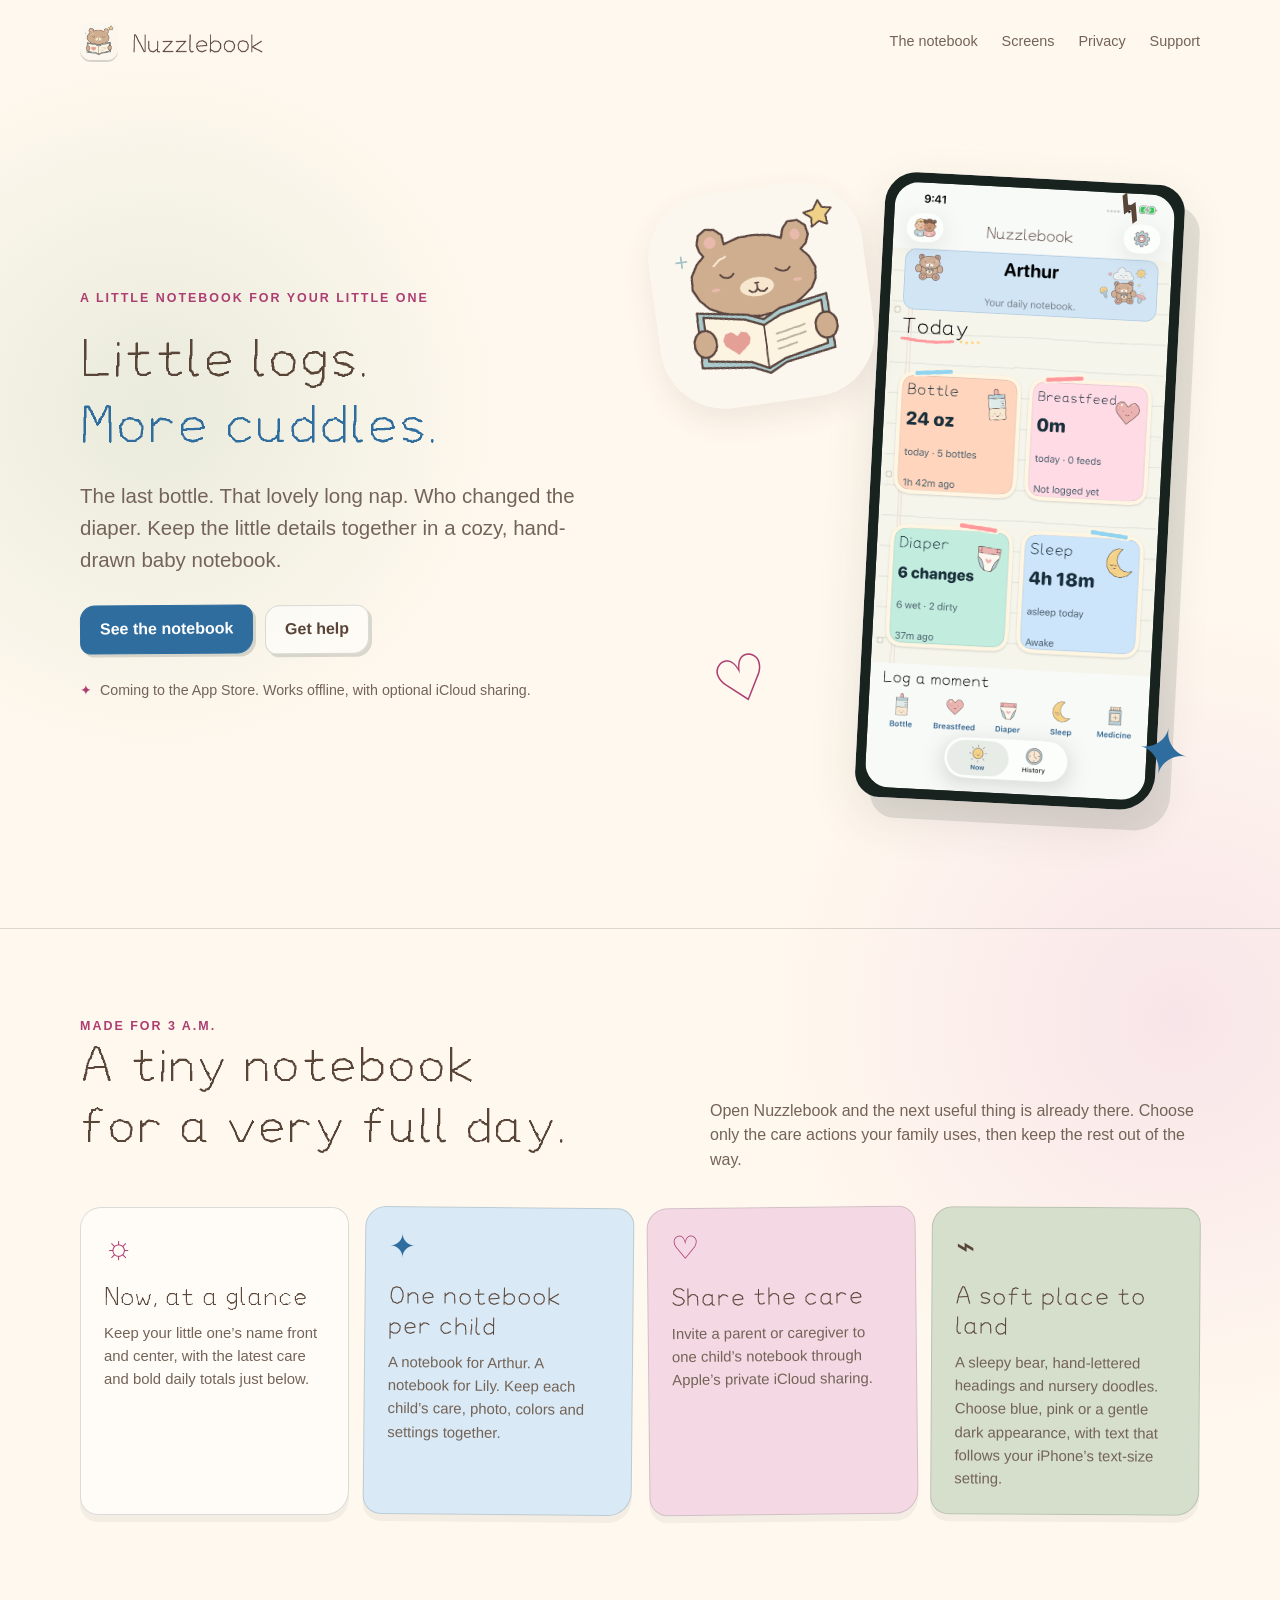
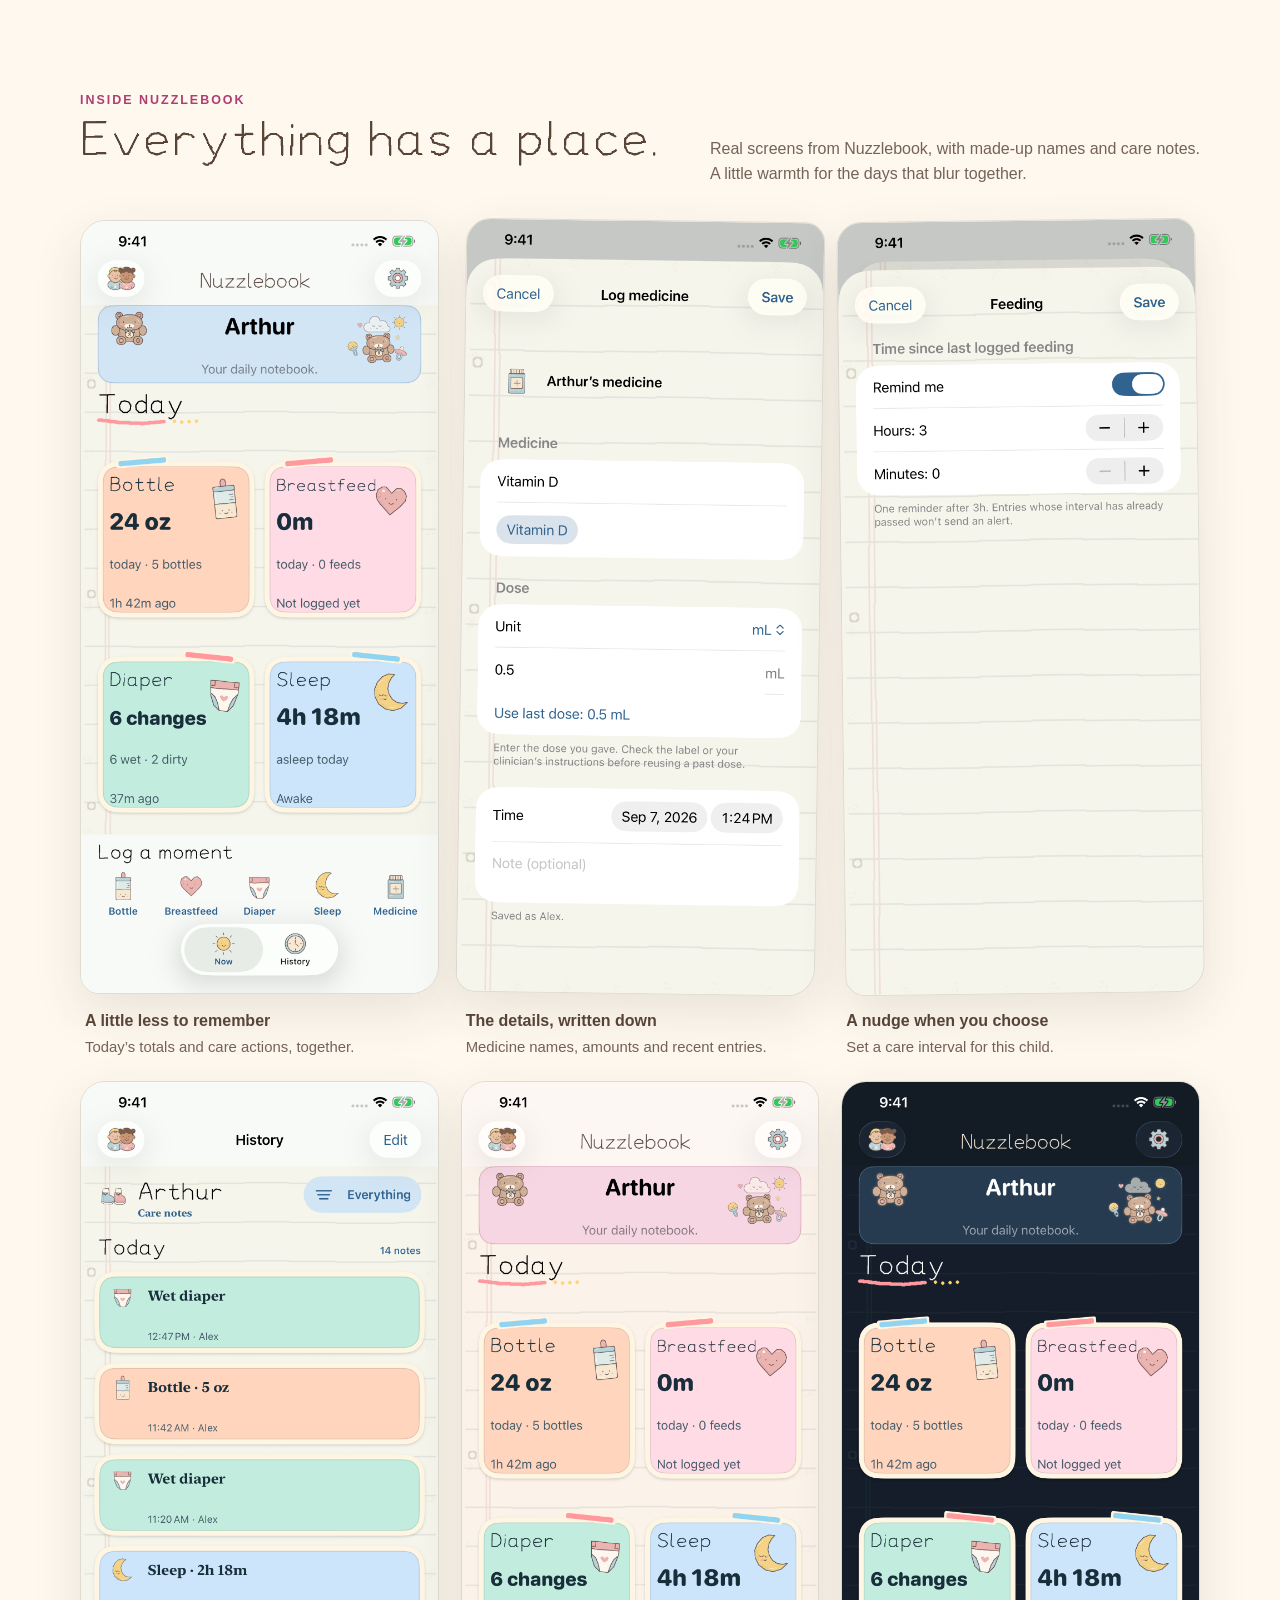
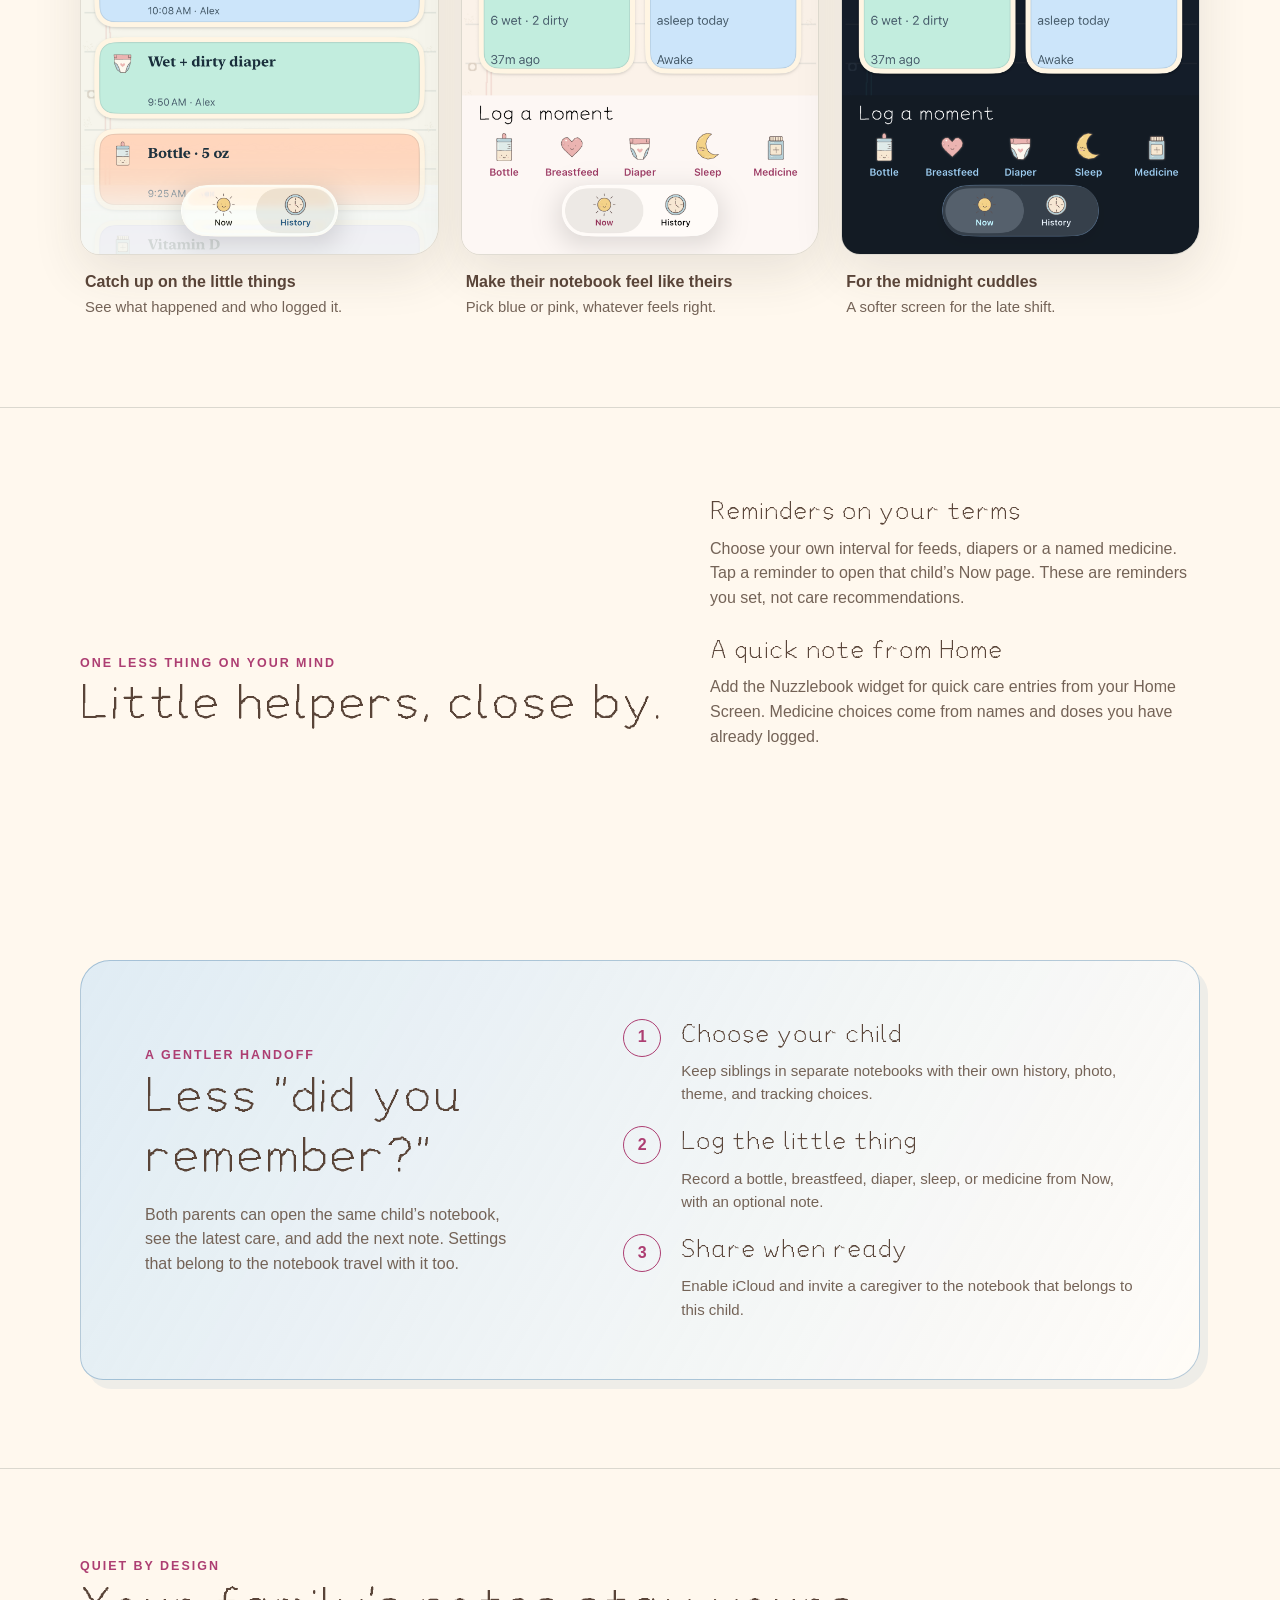
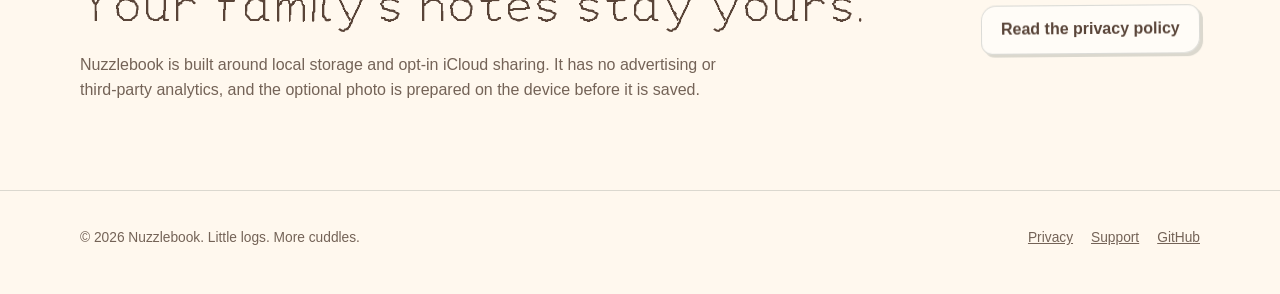
<file: site/index.html>
<!doctype html>
<html lang="en">
<head>
  <meta charset="utf-8">
  <meta name="viewport" content="width=device-width, initial-scale=1">
  <meta name="theme-color" content="#fff8ee">
  <meta name="description" content="A cozy, hand-drawn baby tracker for feeds, sleep, diapers, medicine and shared care. Little logs. More cuddles.">
  <meta property="og:title" content="Nuzzlebook — little logs, more cuddles">
  <meta property="og:description" content="A little notebook for your little one. Log care, choose reminders and share the day with the people who help.">
  <meta property="og:type" content="website">
  <meta property="og:image" content="https://xwhiptail.github.io/babybrief-site/assets/app-icon.png">
  <link rel="canonical" href="https://xwhiptail.github.io/babybrief-site/">
  <meta name="twitter:card" content="summary">
  <title>Nuzzlebook — little logs, more cuddles</title>
  <link rel="icon" href="assets/app-icon.png?v=fe44224a40" type="image/png">
  <link rel="stylesheet" href="styles.css?v=25c2ee9012">
</head>
<body>
  <header class="site-header wrap">
    <a class="brand" href="./" aria-label="Nuzzlebook home">
      <img src="assets/app-icon.png?v=fe44224a40" alt="">
      <img class="brand-wordmark" src="assets/nuzzlebook-wordmark.png?v=e72439613a" alt="Nuzzlebook">
    </a>
    <nav aria-label="Site navigation">
      <a href="#notebook">The notebook</a>
      <a href="#screens">Screens</a>
      <a href="privacy.html">Privacy</a>
      <a href="support.html">Support</a>
    </nav>
  </header>

  <main>
    <section class="hero wrap">
      <div>
        <div class="eyebrow">A little notebook for your little one</div>
        <h1>Little logs.<br><span>More cuddles.</span></h1>
        <p class="lede">The last bottle. That lovely long nap. Who changed the diaper. Keep the little details together in a cozy, hand-drawn baby notebook.</p>
        <div class="actions">
          <a class="button" href="#notebook">See the notebook</a>
          <a class="button secondary" href="support.html">Get help</a>
        </div>
        <div class="hero-note">Coming to the App Store. Works offline, with optional iCloud sharing.</div>
      </div>
      <div class="hero-art" aria-hidden="true">
        <img class="cuddle-bear" src="assets/app-icon.png?v=fe44224a40" alt="">
        <div class="doodle heart">♡</div>
        <div class="doodle star">✦</div>
        <div class="doodle line">⌁</div>
        <div class="hero-phone"><img src="assets/now-light.png?v=51f10077e5" alt=""></div>
      </div>
    </section>

    <section id="notebook" class="section kickered">
      <div class="wrap">
        <div class="section-intro">
          <div>
            <div class="eyebrow">Made for 3 a.m.</div>
            <h2>A tiny notebook<br>for a very full day.</h2>
          </div>
          <p>Open Nuzzlebook and the next useful thing is already there. Choose only the care actions your family uses, then keep the rest out of the way.</p>
        </div>
        <div class="feature-grid">
          <article class="feature">
            <span class="feature-mark" aria-hidden="true">☼</span>
            <h3>Now, at a glance</h3>
            <p>Keep your little one’s name front and center, with the latest care and bold daily totals just below.</p>
          </article>
          <article class="feature">
            <span class="feature-mark" aria-hidden="true">✦</span>
            <h3>One notebook per child</h3>
            <p>A notebook for Arthur. A notebook for Lily. Keep each child’s care, photo, colors and settings together.</p>
          </article>
          <article class="feature">
            <span class="feature-mark" aria-hidden="true">♡</span>
            <h3>Share the care</h3>
            <p>Invite a parent or caregiver to one child’s notebook through Apple’s private iCloud sharing.</p>
          </article>
          <article class="feature">
            <span class="feature-mark" aria-hidden="true">⌁</span>
            <h3>A soft place to land</h3>
            <p>A sleepy bear, hand-lettered headings and nursery doodles. Choose blue, pink or a gentle dark appearance, with text that follows your iPhone’s text-size setting.</p>
          </article>
        </div>
      </div>
    </section>

    <section id="screens" class="section">
      <div class="wrap">
        <div class="section-intro">
          <div>
            <div class="eyebrow">Inside Nuzzlebook</div>
            <h2>Everything has a place.</h2>
          </div>
          <p>Real screens from Nuzzlebook, with made-up names and care notes. A little warmth for the days that blur together.</p>
        </div>
        <div class="screens">
          <figure class="screen-card">
            <img src="assets/now-light.png?v=51f10077e5" alt="Nuzzlebook Now screen with Arthur’s centered name, care actions and daily totals" width="1284" height="2778" loading="lazy">
            <figcaption><strong>A little less to remember</strong>Today’s totals and care actions, together.</figcaption>
          </figure>
          <figure class="screen-card">
            <img src="assets/medicine.png?v=c25ae0baf4" alt="Nuzzlebook medicine form with a recent medicine name and a dose explicitly chosen by the user" width="1284" height="2778" loading="lazy">
            <figcaption><strong>The details, written down</strong>Medicine names, amounts and recent entries.</figcaption>
          </figure>
          <figure class="screen-card">
            <img src="assets/reminders.png?v=496fe423f9" alt="Nuzzlebook feeding reminder editor set to an example three-hour interval" width="1284" height="2778" loading="lazy">
            <figcaption><strong>A nudge when you choose</strong>Set a care interval for this child.</figcaption>
          </figure>
          <figure class="screen-card">
            <img src="assets/history.png?v=405455d9fb" alt="Arthur’s care history in Nuzzlebook" width="1284" height="2778" loading="lazy">
            <figcaption><strong>Catch up on the little things</strong>See what happened and who logged it.</figcaption>
          </figure>
          <figure class="screen-card">
            <img src="assets/now-pink.png?v=d06da15837" alt="Nuzzlebook pink notebook with a centered child heading" width="1284" height="2778" loading="lazy">
            <figcaption><strong>Make their notebook feel like theirs</strong>Pick blue or pink, whatever feels right.</figcaption>
          </figure>
          <figure class="screen-card">
            <img src="assets/now-dark.png?v=885a15ee50" alt="Nuzzlebook Now screen in dark appearance" width="1284" height="2778" loading="lazy">
            <figcaption><strong>For the midnight cuddles</strong>A softer screen for the late shift.</figcaption>
          </figure>
        </div>
      </div>
    </section>

    <section class="section kickered">
      <div class="wrap section-intro">
        <div><div class="eyebrow">One less thing on your mind</div><h2>Little helpers, close by.</h2></div>
        <div class="helpers">
          <h3>Reminders on your terms</h3><p>Choose your own interval for feeds, diapers or a named medicine. Tap a reminder to open that child’s Now page. These are reminders you set, not care recommendations.</p>
          <h3>A quick note from Home</h3><p>Add the Nuzzlebook widget for quick care entries from your Home Screen. Medicine choices come from names and doses you have already logged.</p>
        </div>
      </div>
    </section>

    <section class="section wrap">
      <div class="story">
        <div>
          <div class="eyebrow">A gentler handoff</div>
          <h2>Less “did you remember?”</h2>
          <p>Both parents can open the same child’s notebook, see the latest care, and add the next note. Settings that belong to the notebook travel with it too.</p>
        </div>
        <div class="steps">
          <div class="step"><span class="step-number">1</span><div><h3>Choose your child</h3><p>Keep siblings in separate notebooks with their own history, photo, theme, and tracking choices.</p></div></div>
          <div class="step"><span class="step-number">2</span><div><h3>Log the little thing</h3><p>Record a bottle, breastfeed, diaper, sleep, or medicine from Now, with an optional note.</p></div></div>
          <div class="step"><span class="step-number">3</span><div><h3>Share when ready</h3><p>Enable iCloud and invite a caregiver to the notebook that belongs to this child.</p></div></div>
        </div>
      </div>
    </section>

    <section class="section kickered">
      <div class="wrap privacy-callout">
        <div>
          <div class="eyebrow">Quiet by design</div>
          <h2>Your family’s notes stay yours.</h2>
          <p>Nuzzlebook is built around local storage and opt-in iCloud sharing. It has no advertising or third-party analytics, and the optional photo is prepared on the device before it is saved.</p>
        </div>
        <a class="button secondary" href="privacy.html">Read the privacy policy</a>
      </div>
    </section>
  </main>

  <footer class="site-footer">
    <div class="wrap footer-row">
      <p>© 2026 Nuzzlebook. Little logs. More cuddles.</p>
      <div class="footer-links"><a href="privacy.html">Privacy</a><a href="support.html">Support</a><a href="https://github.com/xwhiptail/babybrief-site">GitHub</a></div>
    </div>
  </footer>
</body>
</html>
</file>
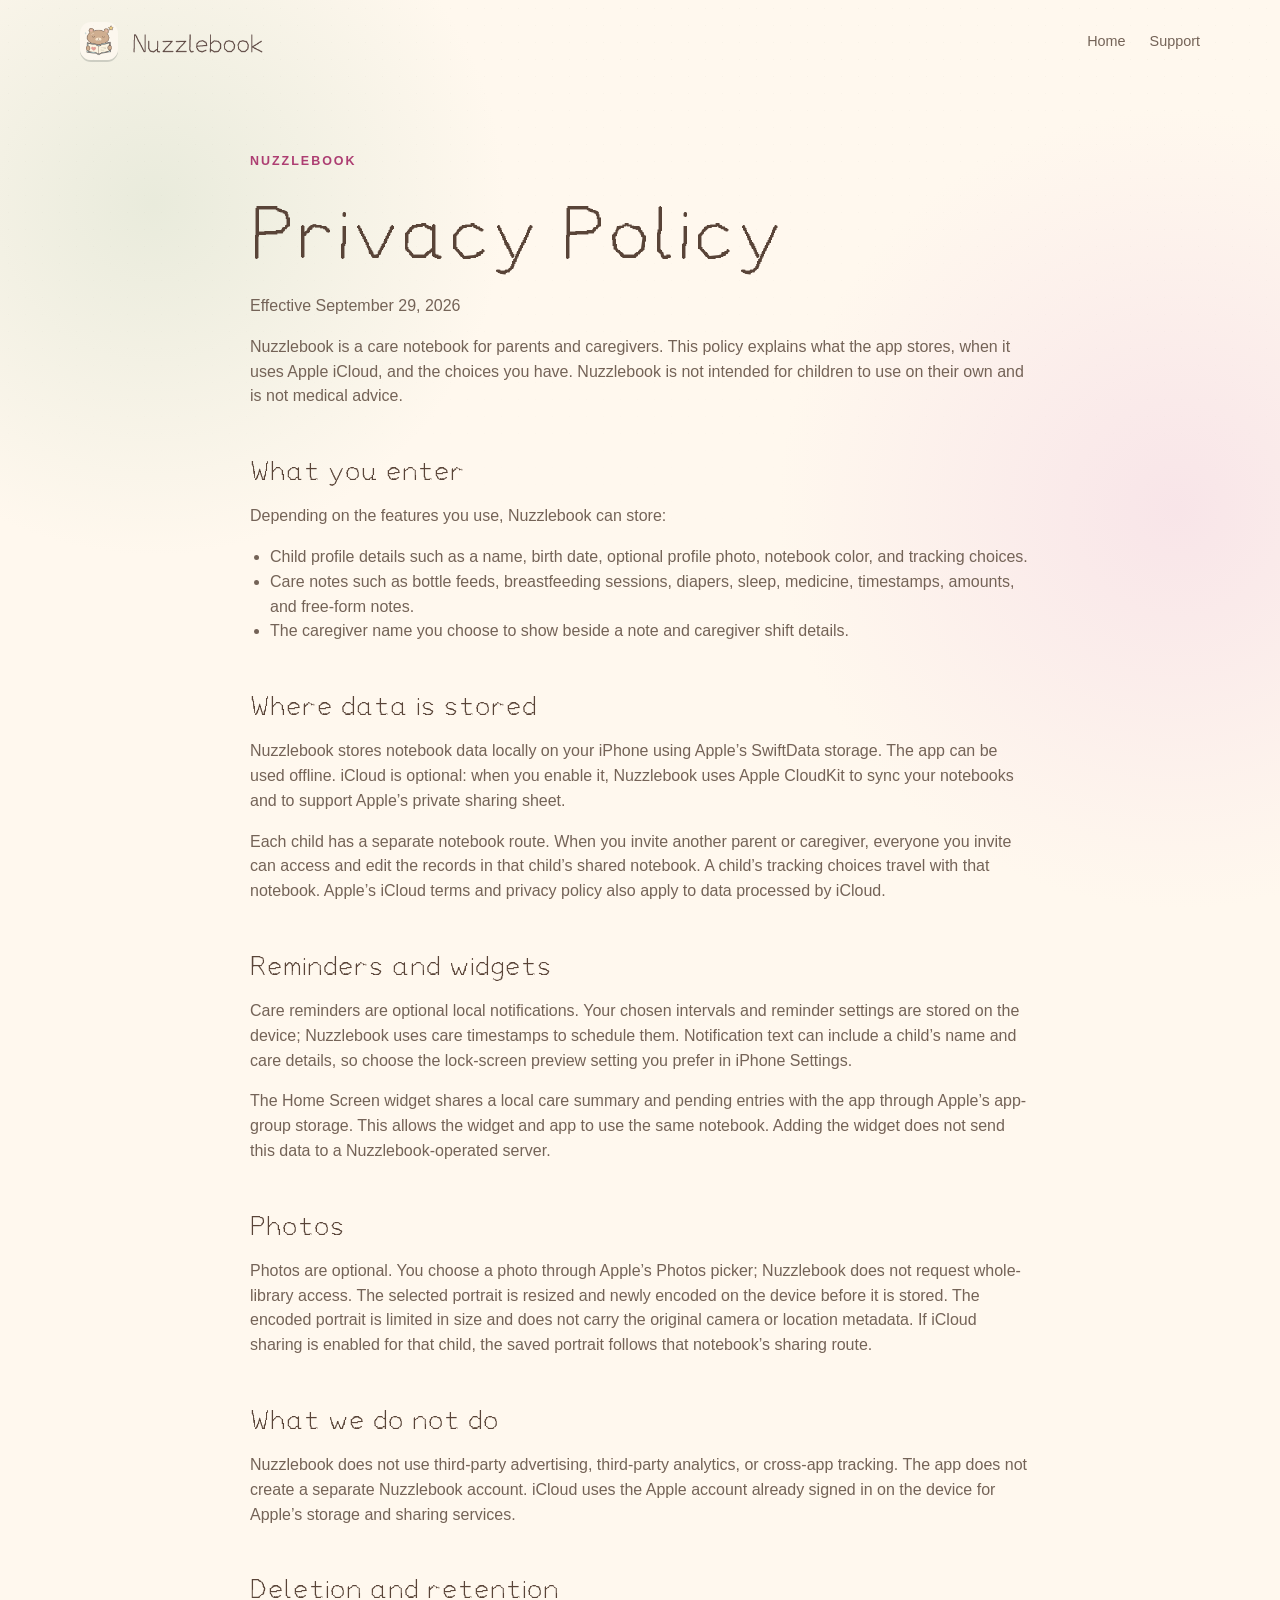
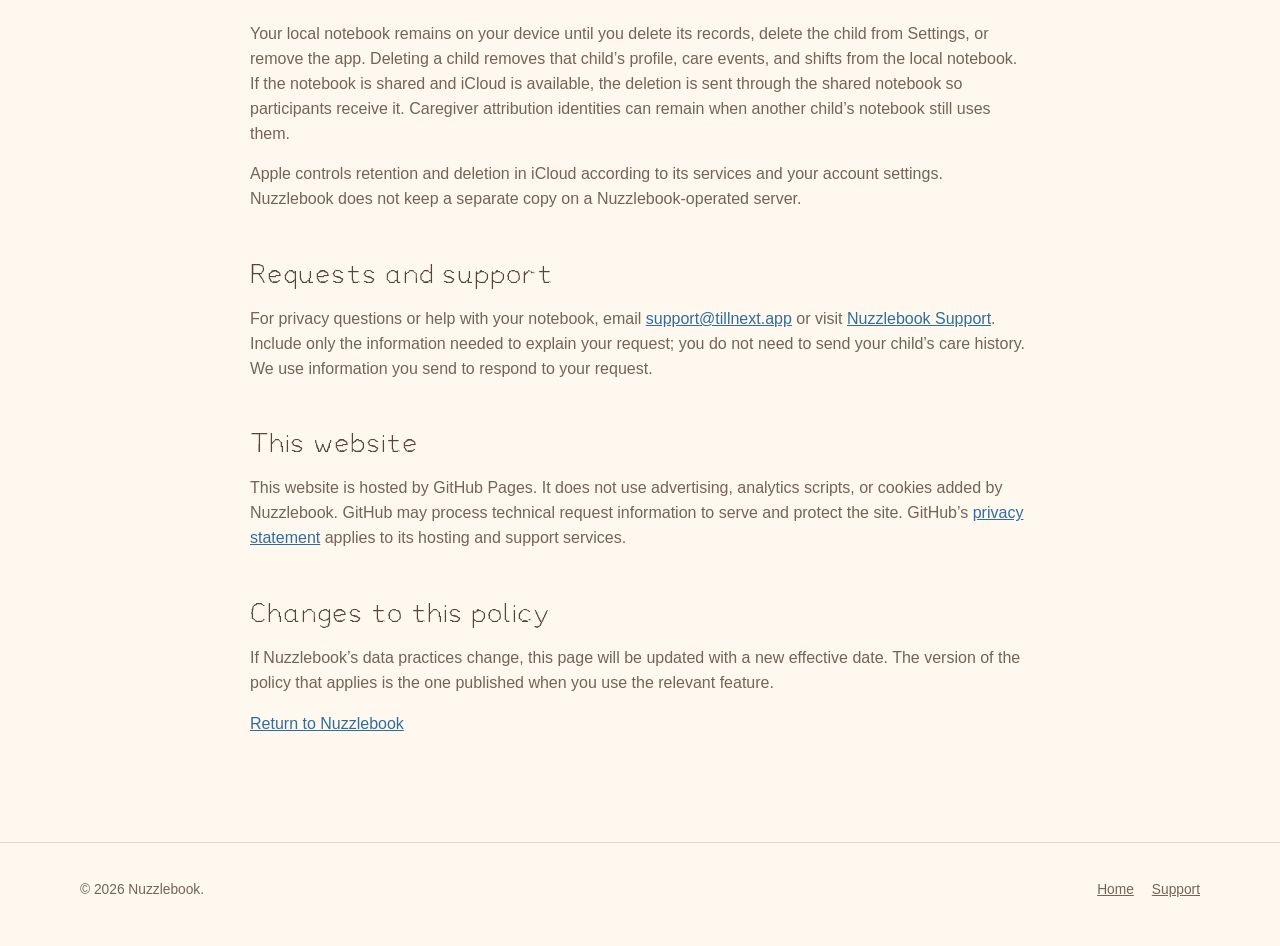
<file: site/privacy.html>
<!doctype html>
<html lang="en">
<head>
  <meta charset="utf-8">
  <meta name="viewport" content="width=device-width, initial-scale=1">
  <meta name="description" content="Nuzzlebook privacy policy. Learn what the app stores locally and what is shared with iCloud when you choose to invite caregivers.">
  <title>Privacy Policy — Nuzzlebook</title>
  <link rel="icon" href="assets/app-icon.png?v=fe44224a40" type="image/png">
  <link rel="stylesheet" href="styles.css?v=25c2ee9012">
</head>
<body>
  <header class="site-header wrap">
    <a class="brand" href="./" aria-label="Nuzzlebook home"><img src="assets/app-icon.png?v=fe44224a40" alt=""><img class="brand-wordmark" src="assets/nuzzlebook-wordmark.png?v=e72439613a" alt="Nuzzlebook"></a>
    <nav aria-label="Site navigation"><a href="./">Home</a><a href="support.html">Support</a></nav>
  </header>
  <main class="policy wrap">
    <div class="eyebrow">Nuzzlebook</div>
    <h1>Privacy Policy</h1>
    <p class="updated">Effective September 29, 2026</p>

    <p>Nuzzlebook is a care notebook for parents and caregivers. This policy explains what the app stores, when it uses Apple iCloud, and the choices you have. Nuzzlebook is not intended for children to use on their own and is not medical advice.</p>

    <h2>What you enter</h2>
    <p>Depending on the features you use, Nuzzlebook can store:</p>
    <ul>
      <li>Child profile details such as a name, birth date, optional profile photo, notebook color, and tracking choices.</li>
      <li>Care notes such as bottle feeds, breastfeeding sessions, diapers, sleep, medicine, timestamps, amounts, and free-form notes.</li>
      <li>The caregiver name you choose to show beside a note and caregiver shift details.</li>
    </ul>

    <h2>Where data is stored</h2>
    <p>Nuzzlebook stores notebook data locally on your iPhone using Apple’s SwiftData storage. The app can be used offline. iCloud is optional: when you enable it, Nuzzlebook uses Apple CloudKit to sync your notebooks and to support Apple’s private sharing sheet.</p>
    <p>Each child has a separate notebook route. When you invite another parent or caregiver, everyone you invite can access and edit the records in that child’s shared notebook. A child’s tracking choices travel with that notebook. Apple’s iCloud terms and privacy policy also apply to data processed by iCloud.</p>

    <h2>Reminders and widgets</h2>
    <p>Care reminders are optional local notifications. Your chosen intervals and reminder settings are stored on the device; Nuzzlebook uses care timestamps to schedule them. Notification text can include a child’s name and care details, so choose the lock-screen preview setting you prefer in iPhone Settings.</p>
    <p>The Home Screen widget shares a local care summary and pending entries with the app through Apple’s app-group storage. This allows the widget and app to use the same notebook. Adding the widget does not send this data to a Nuzzlebook-operated server.</p>
    <h2>Photos</h2>
    <p>Photos are optional. You choose a photo through Apple’s Photos picker; Nuzzlebook does not request whole-library access. The selected portrait is resized and newly encoded on the device before it is stored. The encoded portrait is limited in size and does not carry the original camera or location metadata. If iCloud sharing is enabled for that child, the saved portrait follows that notebook’s sharing route.</p>

    <h2>What we do not do</h2>
    <p>Nuzzlebook does not use third-party advertising, third-party analytics, or cross-app tracking. The app does not create a separate Nuzzlebook account. iCloud uses the Apple account already signed in on the device for Apple’s storage and sharing services.</p>

    <h2>Deletion and retention</h2>
    <p>Your local notebook remains on your device until you delete its records, delete the child from Settings, or remove the app. Deleting a child removes that child’s profile, care events, and shifts from the local notebook. If the notebook is shared and iCloud is available, the deletion is sent through the shared notebook so participants receive it. Caregiver attribution identities can remain when another child’s notebook still uses them.</p>
    <p>Apple controls retention and deletion in iCloud according to its services and your account settings. Nuzzlebook does not keep a separate copy on a Nuzzlebook-operated server.</p>

    <h2>Requests and support</h2>
    <p>For privacy questions or help with your notebook, email <a href="mailto:support@tillnext.app">support@tillnext.app</a> or visit <a href="support.html">Nuzzlebook Support</a>. Include only the information needed to explain your request; you do not need to send your child’s care history. We use information you send to respond to your request.</p>

    <h2>This website</h2>
    <p>This website is hosted by GitHub Pages. It does not use advertising, analytics scripts, or cookies added by Nuzzlebook. GitHub may process technical request information to serve and protect the site. GitHub’s <a href="https://docs.github.com/en/site-policy/privacy-policies/github-general-privacy-statement">privacy statement</a> applies to its hosting and support services.</p>

    <h2>Changes to this policy</h2>
    <p>If Nuzzlebook’s data practices change, this page will be updated with a new effective date. The version of the policy that applies is the one published when you use the relevant feature.</p>

    <p><a href="./">Return to Nuzzlebook</a></p>
  </main>
  <footer class="site-footer"><div class="wrap footer-row"><p>© 2026 Nuzzlebook.</p><div class="footer-links"><a href="./">Home</a><a href="support.html">Support</a></div></div></footer>
</body>
</html>
</file>
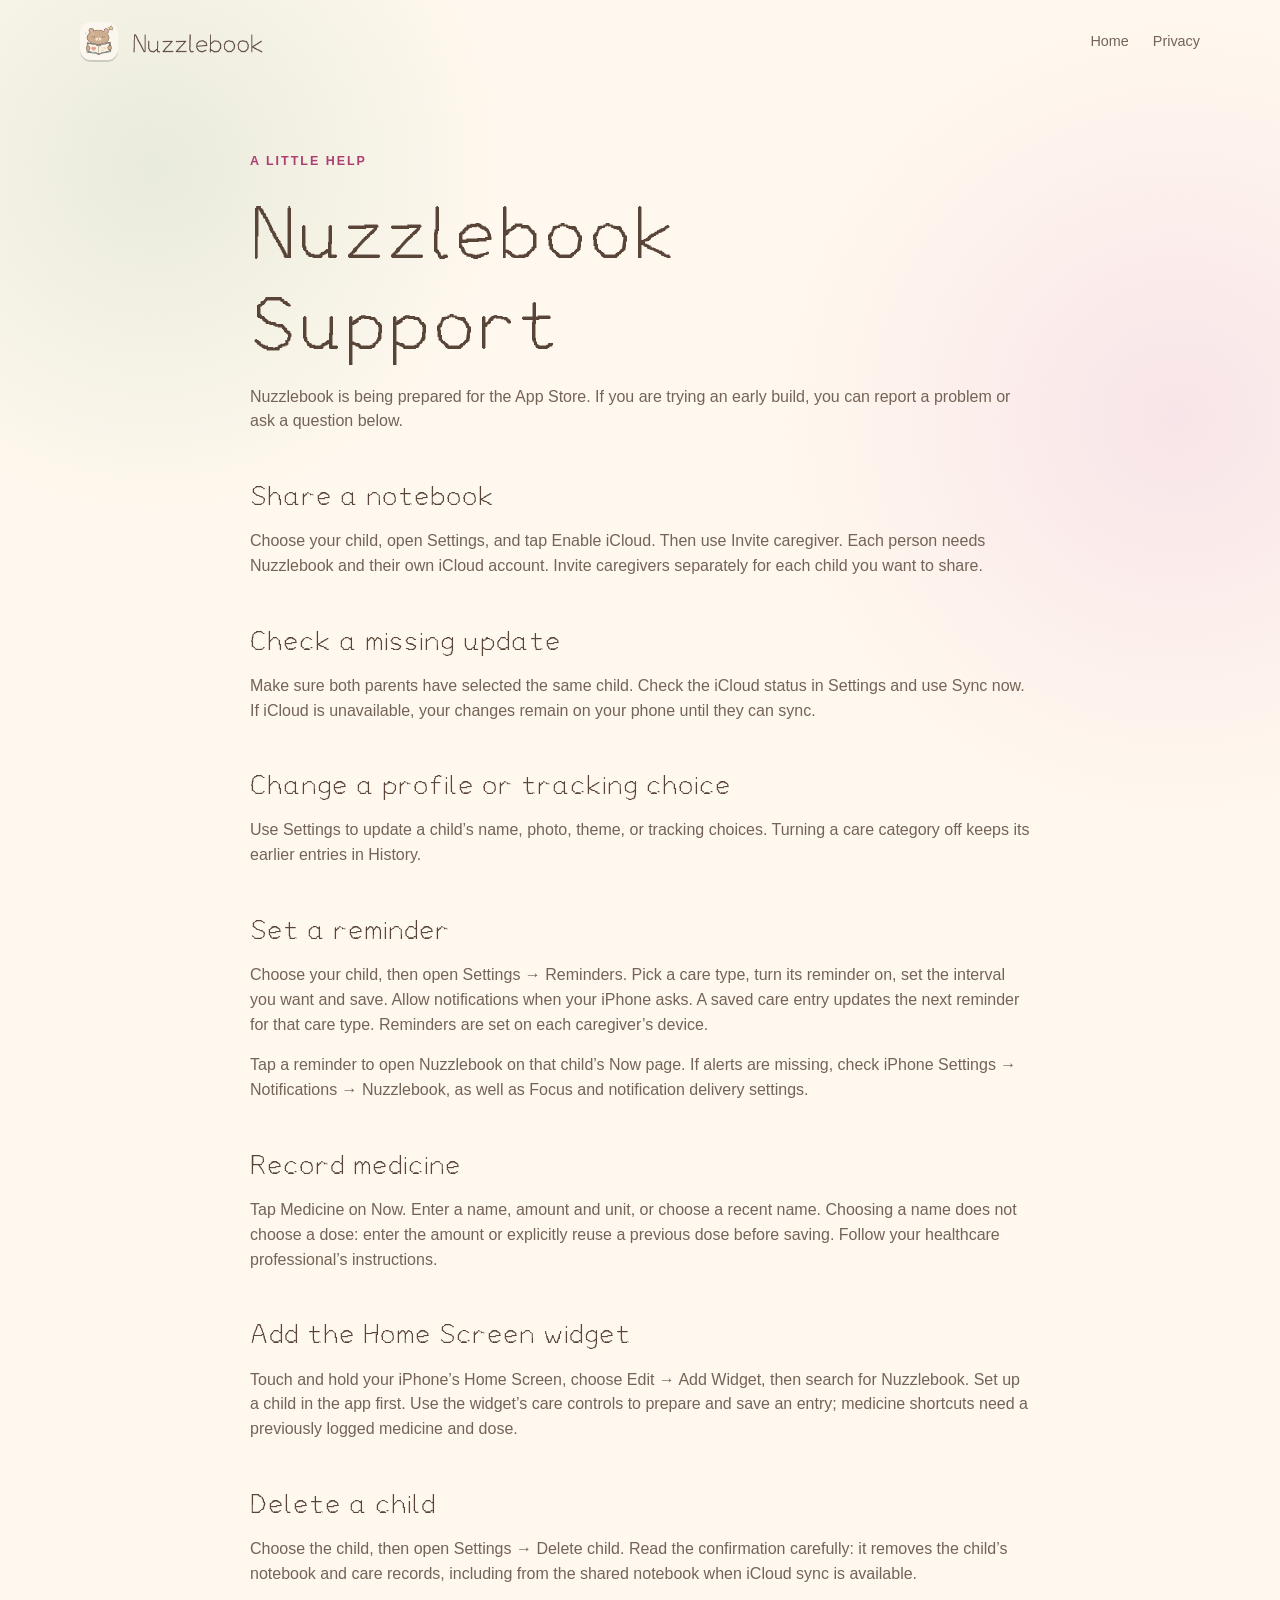
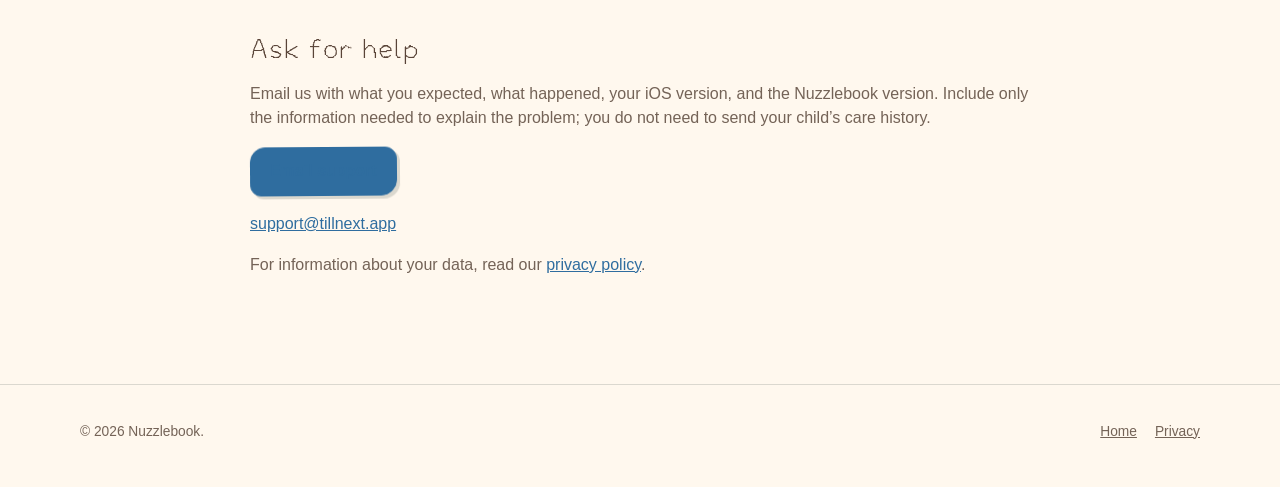
<file: site/support.html>
<!doctype html>
<html lang="en">
<head>
  <meta charset="utf-8">
  <meta name="viewport" content="width=device-width, initial-scale=1">
  <meta name="description" content="Get help with Nuzzlebook reminders, quick care entries, child notebooks and iCloud caregiver sharing.">
  <title>Support — Nuzzlebook</title>
  <link rel="icon" href="assets/app-icon.png?v=fe44224a40" type="image/png">
  <link rel="stylesheet" href="styles.css?v=25c2ee9012">
</head>
<body>
  <header class="site-header wrap">
    <a class="brand" href="./"><img src="assets/app-icon.png?v=fe44224a40" alt=""><img class="brand-wordmark" src="assets/nuzzlebook-wordmark.png?v=e72439613a" alt="Nuzzlebook"></a>
    <nav aria-label="Site navigation"><a href="./">Home</a><a href="privacy.html">Privacy</a></nav>
  </header>
  <main class="policy wrap">
    <div class="eyebrow">A little help</div>
    <h1>Nuzzlebook Support</h1>
    <p>Nuzzlebook is being prepared for the App Store. If you are trying an early build, you can report a problem or ask a question below.</p>
    <h2>Share a notebook</h2>
    <p>Choose your child, open Settings, and tap Enable iCloud. Then use Invite caregiver. Each person needs Nuzzlebook and their own iCloud account. Invite caregivers separately for each child you want to share.</p>
    <h2>Check a missing update</h2>
    <p>Make sure both parents have selected the same child. Check the iCloud status in Settings and use Sync now. If iCloud is unavailable, your changes remain on your phone until they can sync.</p>
    <h2>Change a profile or tracking choice</h2>
    <p>Use Settings to update a child’s name, photo, theme, or tracking choices. Turning a care category off keeps its earlier entries in History.</p>
    <h2>Set a reminder</h2>
    <p>Choose your child, then open Settings → Reminders. Pick a care type, turn its reminder on, set the interval you want and save. Allow notifications when your iPhone asks. A saved care entry updates the next reminder for that care type. Reminders are set on each caregiver’s device.</p>
    <p>Tap a reminder to open Nuzzlebook on that child’s Now page. If alerts are missing, check iPhone Settings → Notifications → Nuzzlebook, as well as Focus and notification delivery settings.</p>
    <h2>Record medicine</h2>
    <p>Tap Medicine on Now. Enter a name, amount and unit, or choose a recent name. Choosing a name does not choose a dose: enter the amount or explicitly reuse a previous dose before saving. Follow your healthcare professional’s instructions.</p>
    <h2>Add the Home Screen widget</h2>
    <p>Touch and hold your iPhone’s Home Screen, choose Edit → Add Widget, then search for Nuzzlebook. Set up a child in the app first. Use the widget’s care controls to prepare and save an entry; medicine shortcuts need a previously logged medicine and dose.</p>
    <h2>Delete a child</h2>
    <p>Choose the child, then open Settings → Delete child. Read the confirmation carefully: it removes the child’s notebook and care records, including from the shared notebook when iCloud sync is available.</p>
    <h2>Ask for help</h2>
    <p>Email us with what you expected, what happened, your iOS version, and the Nuzzlebook version. Include only the information needed to explain the problem; you do not need to send your child’s care history.</p>
    <p><a class="button" href="mailto:support@tillnext.app">Email support</a></p>
    <p><a href="mailto:support@tillnext.app">support@tillnext.app</a></p>
    <p>For information about your data, read our <a href="privacy.html">privacy policy</a>.</p>
  </main>
  <footer class="site-footer"><div class="wrap footer-row"><p>© 2026 Nuzzlebook.</p><div class="footer-links"><a href="./">Home</a><a href="privacy.html">Privacy</a></div></div></footer>
</body>
</html>
</file>
<file: site/styles.css>
@font-face { font-family: "Nuzzlebook Hand"; src: url("assets/NuzzlebookHand-Regular.woff2") format("woff2"); font-weight: 400; font-style: normal; font-display: swap; }

:root {
  --paper: #fff8ee;
  --paper-deep: #f4e9d9;
  --ink: #594438;
  --muted: #746357;
  --blue: #2f6d9f;
  --blue-soft: #d9e9f5;
  --pink: #ad3e72;
  --pink-soft: #f4d9e5;
  --sage: #d5dfcb;
  --line: rgba(35, 49, 45, 0.16);
  --shadow: 0 18px 50px rgba(59, 58, 49, 0.11);
  color: var(--ink);
  background: var(--paper);
  font-family: ui-rounded, "SF Pro Rounded", -apple-system, BlinkMacSystemFont, "Segoe UI", sans-serif;
  font-synthesis: none;
  text-rendering: optimizeLegibility;
}

* { box-sizing: border-box; }

html { scroll-behavior: smooth; }

body {
  margin: 0;
  min-width: 320px;
  background:
    radial-gradient(circle at 12% 8%, rgba(213, 223, 203, 0.52), transparent 22rem),
    radial-gradient(circle at 92% 20%, rgba(244, 217, 229, 0.62), transparent 25rem),
    var(--paper);
  line-height: 1.55;
}

body::before {
  content: "";
  position: fixed;
  inset: 0;
  pointer-events: none;
  opacity: 0.24;
  background-image: radial-gradient(rgba(35, 49, 45, 0.11) 0.7px, transparent 0.7px);
  background-size: 17px 17px;
  mask-image: linear-gradient(to bottom, black, transparent 70%);
}

a { color: inherit; }

.wrap {
  width: min(1120px, calc(100% - 40px));
  margin-inline: auto;
}

.site-header {
  display: flex;
  align-items: center;
  justify-content: space-between;
  gap: 24px;
  padding: 22px 0;
}

.brand {
  display: inline-flex;
  align-items: center;
  gap: 11px;
  color: var(--ink);
  font-size: 1.15rem;
  font-weight: 750;
  letter-spacing: -0.02em;
  text-decoration: none;
}

.brand img { width: 38px; height: 38px; border-radius: 11px; box-shadow: 0 2px 0 rgba(35, 49, 45, 0.18); }

nav { display: flex; align-items: center; gap: 24px; color: var(--muted); font-size: 0.9rem; }
nav a { text-decoration: none; }
nav a:hover, nav a:focus-visible { color: var(--pink); }

.hero {
  display: grid;
  grid-template-columns: minmax(0, 1.03fr) minmax(300px, 0.97fr);
  align-items: center;
  gap: clamp(36px, 7vw, 88px);
  min-height: 650px;
  padding: 72px 0 90px;
}

.eyebrow {
  color: var(--pink);
  font-size: 0.78rem;
  font-weight: 800;
  letter-spacing: 0.16em;
  text-transform: uppercase;
}

h1, h2, h3, p { margin-top: 0; }
h1, h2, h3 { letter-spacing: -0.045em; line-height: 1.05; }
h1 { max-width: 680px; margin: 18px 0 22px; font-size: clamp(3.2rem, 7vw, 6.4rem); font-weight: 780; }
h1 span { color: var(--blue); }
h2 { margin-bottom: 16px; font-size: clamp(2.1rem, 4vw, 3.45rem); }
h3 { margin-bottom: 10px; font-size: 1.28rem; }

.lede { max-width: 590px; margin-bottom: 30px; color: var(--muted); font-size: clamp(1.08rem, 1.7vw, 1.28rem); }

.actions { display: flex; flex-wrap: wrap; align-items: center; gap: 12px; }
.button {
  display: inline-flex;
  align-items: center;
  justify-content: center;
  min-height: 47px;
  padding: 11px 19px;
  border: 1.5px solid var(--blue);
  border-radius: 15px 12px 16px 11px;
  background: var(--blue);
  color: #fff;
  font-weight: 750;
  text-decoration: none;
  box-shadow: 3px 3px 0 rgba(35, 49, 45, 0.16);
  transform: rotate(-0.45deg);
  transition: transform 160ms ease, box-shadow 160ms ease;
}
.button:hover, .button:focus-visible { transform: translateY(-2px) rotate(0.2deg); box-shadow: 5px 6px 0 rgba(35, 49, 45, 0.16); }
.button.secondary { border-color: var(--line); background: rgba(255, 255, 255, 0.55); color: var(--ink); }

.hero-note {
  display: inline-flex;
  gap: 8px;
  margin-top: 25px;
  color: var(--muted);
  font-size: 0.89rem;
}
.hero-note::before { content: "✦"; color: var(--pink); }

.hero-art { position: relative; padding: 24px 0 34px; }
.cuddle-bear { position: absolute; left: -9%; top: 5%; width: 43%; z-index: 3; border-radius: 30%; transform: rotate(-8deg); box-shadow: 0 12px 30px #59443818; }
.hero-phone {
  position: relative;
  margin: 0 6% 0 auto;
  width: min(300px, 74%);
  padding: 9px;
  border: 1px solid rgba(35, 49, 45, 0.2);
  border-radius: 32px 27px 36px 25px;
  background: #18231f;
  box-shadow: 16px 20px 0 rgba(35, 49, 45, 0.12), var(--shadow);
  transform: rotate(3deg);
}
.hero-phone img { display: block; width: 100%; height: auto; border-radius: 24px; }
.doodle { position: absolute; z-index: 2; user-select: none; }
.doodle.sun { left: 2%; top: 9%; color: #e9b14f; font-size: 4.2rem; transform: rotate(-12deg); }
.doodle.heart { left: 3%; bottom: 16%; color: var(--pink); font-size: 3.9rem; transform: rotate(-18deg); }
.doodle.star { right: 2%; bottom: 5%; color: var(--blue); font-size: 4rem; transform: rotate(13deg); }
.doodle.line { right: 10%; top: 1%; color: var(--ink); font-size: 3.7rem; transform: rotate(55deg); }

.section { padding: 88px 0; }
.section.kickered { border-top: 1px solid var(--line); }
.section-intro { display: flex; justify-content: space-between; align-items: end; gap: 34px; margin-bottom: 34px; }
.section-intro p { max-width: 490px; margin-bottom: 0; color: var(--muted); }

.feature-grid { display: grid; grid-template-columns: repeat(4, 1fr); gap: 15px; }
.feature {
  min-height: 210px;
  padding: 23px;
  border: 1px solid var(--line);
  border-radius: 21px 17px 24px 18px;
  background: rgba(255, 255, 255, 0.6);
  box-shadow: 0 7px 0 rgba(35, 49, 45, 0.05);
}
.feature:nth-child(2) { background: var(--blue-soft); transform: rotate(0.55deg); }
.feature:nth-child(3) { background: var(--pink-soft); transform: rotate(-0.6deg); }
.feature:nth-child(4) { background: var(--sage); transform: rotate(0.35deg); }
.feature-mark { display: block; height: 36px; margin-bottom: 15px; color: var(--pink); font-size: 2rem; line-height: 1; }
.feature:nth-child(2) .feature-mark { color: var(--blue); }
.feature:nth-child(4) .feature-mark { color: var(--ink); }
.feature p { margin-bottom: 0; color: var(--muted); font-size: 0.93rem; }

.screens { display: grid; grid-template-columns: repeat(3, 1fr); gap: 22px; align-items: start; }
.screen-card { margin: 0; }
.screen-card img {
  height: auto;
  display: block;
  width: 100%;
  border: 1px solid rgba(35, 49, 45, 0.14);
  border-radius: 25px 20px 28px 19px;
  box-shadow: var(--shadow);
}
.screen-card:nth-child(2) img { transform: rotate(0.8deg); }
.screen-card:nth-child(3) img { transform: rotate(-0.7deg); }
.screen-card figcaption { padding: 15px 5px 0; color: var(--muted); font-size: 0.93rem; }
.screen-card figcaption strong { display: block; margin-bottom: 2px; color: var(--ink); font-size: 1rem; }

.story {
  display: grid;
  grid-template-columns: 0.85fr 1.15fr;
  gap: clamp(35px, 8vw, 100px);
  align-items: center;
  padding: 58px clamp(24px, 5vw, 70px);
  border: 1.5px solid rgba(47, 109, 159, 0.35);
  border-radius: 30px 25px 34px 23px;
  background: linear-gradient(120deg, rgba(217, 233, 245, 0.82), rgba(255, 255, 255, 0.55));
  box-shadow: 8px 9px 0 rgba(47, 109, 159, 0.08);
}
.story p { color: var(--muted); }
.steps { display: grid; gap: 21px; }
.step { display: grid; grid-template-columns: 42px 1fr; gap: 16px; align-items: start; }
.step-number { display: grid; place-items: center; width: 38px; height: 38px; border: 1.5px solid var(--pink); border-radius: 50%; color: var(--pink); font-weight: 800; }
.step p { margin-bottom: 0; font-size: 0.94rem; }

.privacy-callout { display: grid; grid-template-columns: 1fr auto; gap: 26px; align-items: center; }
.privacy-callout p { max-width: 650px; margin-bottom: 0; color: var(--muted); }

.site-footer { padding: 36px 0 45px; border-top: 1px solid var(--line); color: var(--muted); font-size: 0.86rem; }
.footer-row { display: flex; justify-content: space-between; gap: 22px; }
.footer-row p { margin-bottom: 0; }
.footer-links { display: flex; gap: 18px; }

.policy { max-width: 780px; padding: 70px 0 90px; }
.policy h1 { margin-bottom: 14px; font-size: clamp(2.7rem, 6vw, 5rem); }
.policy .updated { color: var(--muted); }
.policy h2 { margin-top: 46px; font-size: 1.75rem; }
.policy p, .policy li { color: var(--muted); }
.policy ul { padding-left: 1.25rem; }
.policy a { color: var(--blue); }

:focus-visible { outline: 3px solid #e5a62f; outline-offset: 4px; }

@media (max-width: 850px) {
  .hero { grid-template-columns: 1fr; min-height: auto; padding-top: 52px; }
  .hero-art { max-width: 580px; width: 100%; margin: 0 auto; }
  .feature-grid { grid-template-columns: repeat(2, 1fr); }
  .story { grid-template-columns: 1fr; }
  .privacy-callout { grid-template-columns: 1fr; }
}

@media (max-width: 580px) {
  .wrap { width: min(calc(100% - 28px), 1120px); }
  .site-header { align-items: flex-start; flex-wrap: wrap; gap: 14px; }
  nav { gap: 12px; font-size: 0.78rem; }
  nav a:nth-child(2) { display: none; }
  h1 { font-size: clamp(2.9rem, 15vw, 4.5rem); }
  .hero { padding: 38px 0 55px; }
  .hero-phone { margin-right: 8%; width: min(255px, 78%); }
  .doodle.sun { font-size: 3rem; }
  .doodle.heart { font-size: 2.8rem; }
  .doodle.star { font-size: 3rem; }
  .feature-grid, .screens { grid-template-columns: 1fr; }
  .section { padding: 62px 0; }
  .section-intro { display: block; }
  .section-intro p { margin-top: 16px; }
  .footer-row { display: block; }
  .footer-links { margin-top: 12px; }
}

@media (prefers-reduced-motion: reduce) {
  *, *::before, *::after { scroll-behavior: auto !important; transition: none !important; }
}


/* Original Paint lettering is reserved for headings. */
h1, h2, h3 { font-family: "Nuzzlebook Hand", ui-rounded, sans-serif; font-weight: 400; letter-spacing: 0; line-height: 1.18; }
.hero h1 { font-size: clamp(2.3rem, 4.4vw, 3.5rem); }
h3 { font-size: 1.6rem; }
.brand .brand-wordmark { width: 148px; height: auto; border-radius: 0; box-shadow: none; }

.helpers { max-width: 510px; }
.helpers h3 { margin-top: 24px; }
.helpers h3:first-child { margin-top: 0; }
@media (max-width: 580px) { .cuddle-bear { left: 0; width: 38%; } }
</file>
